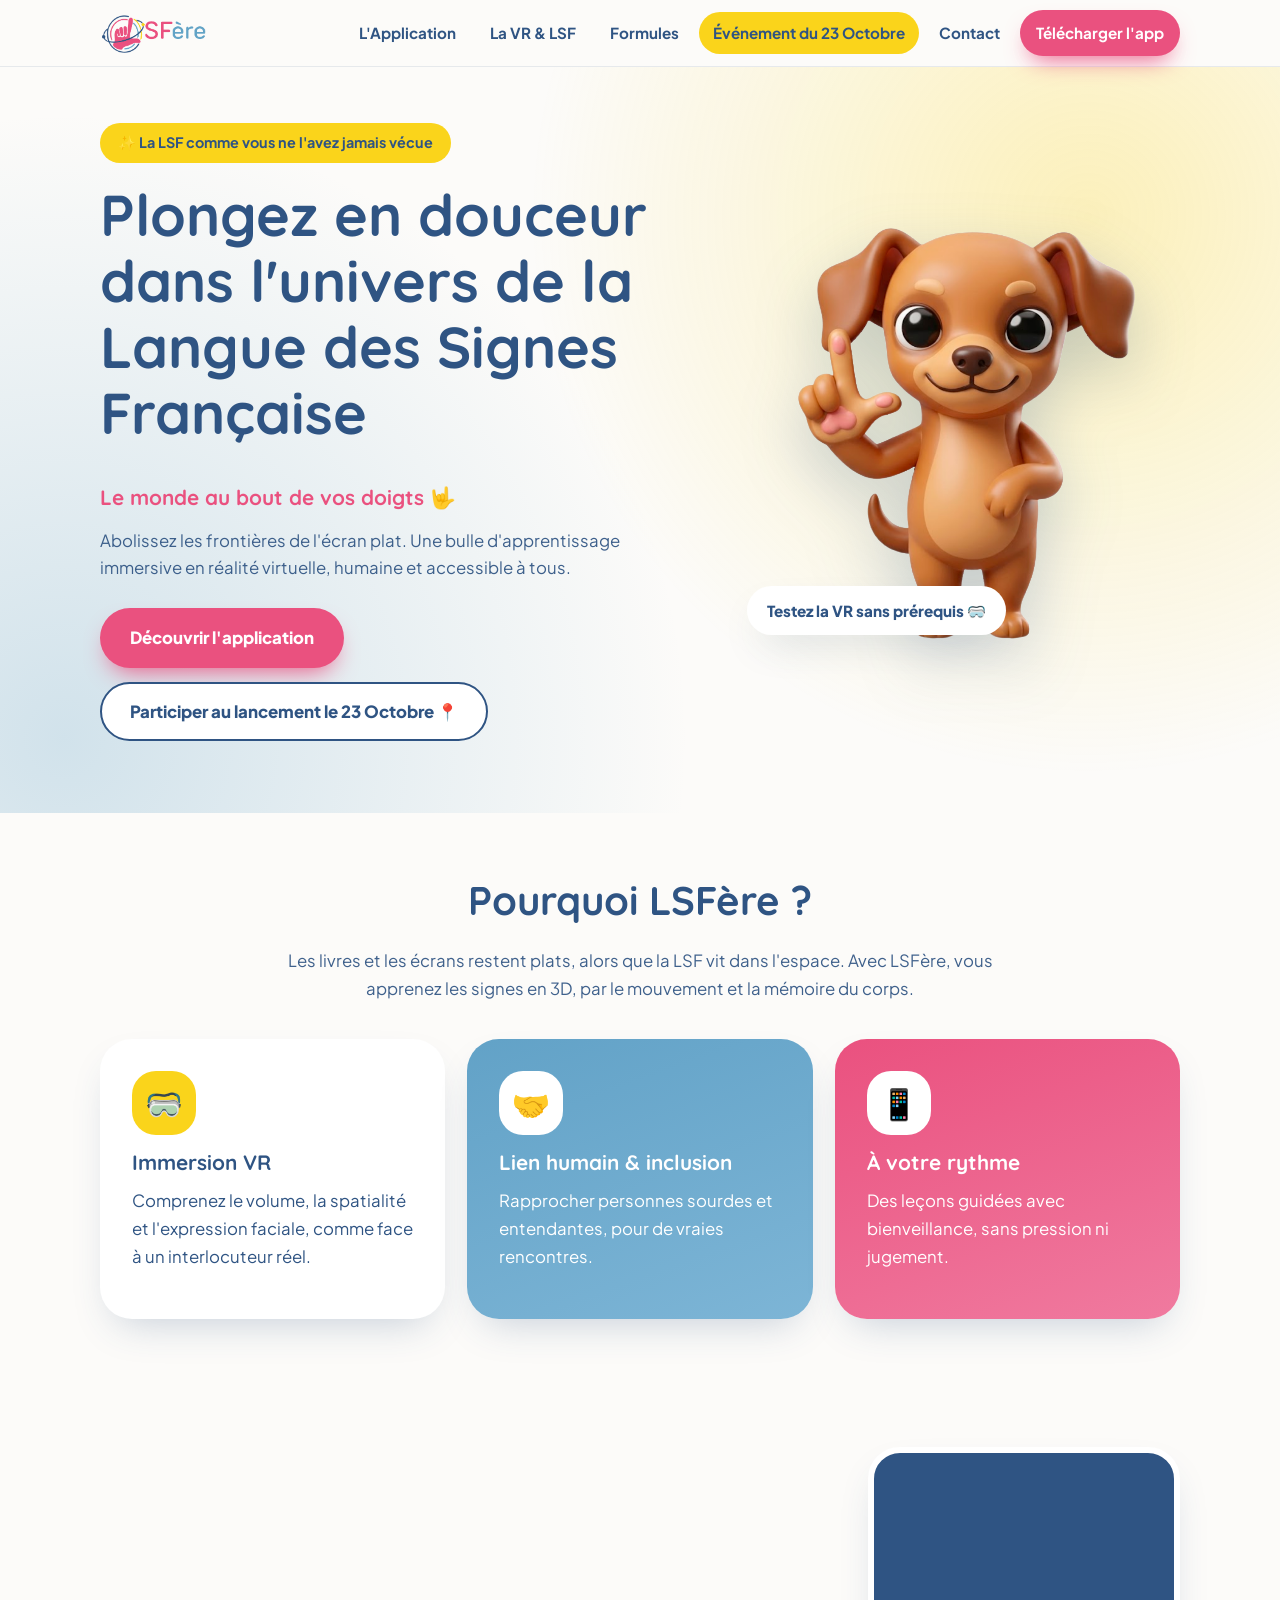
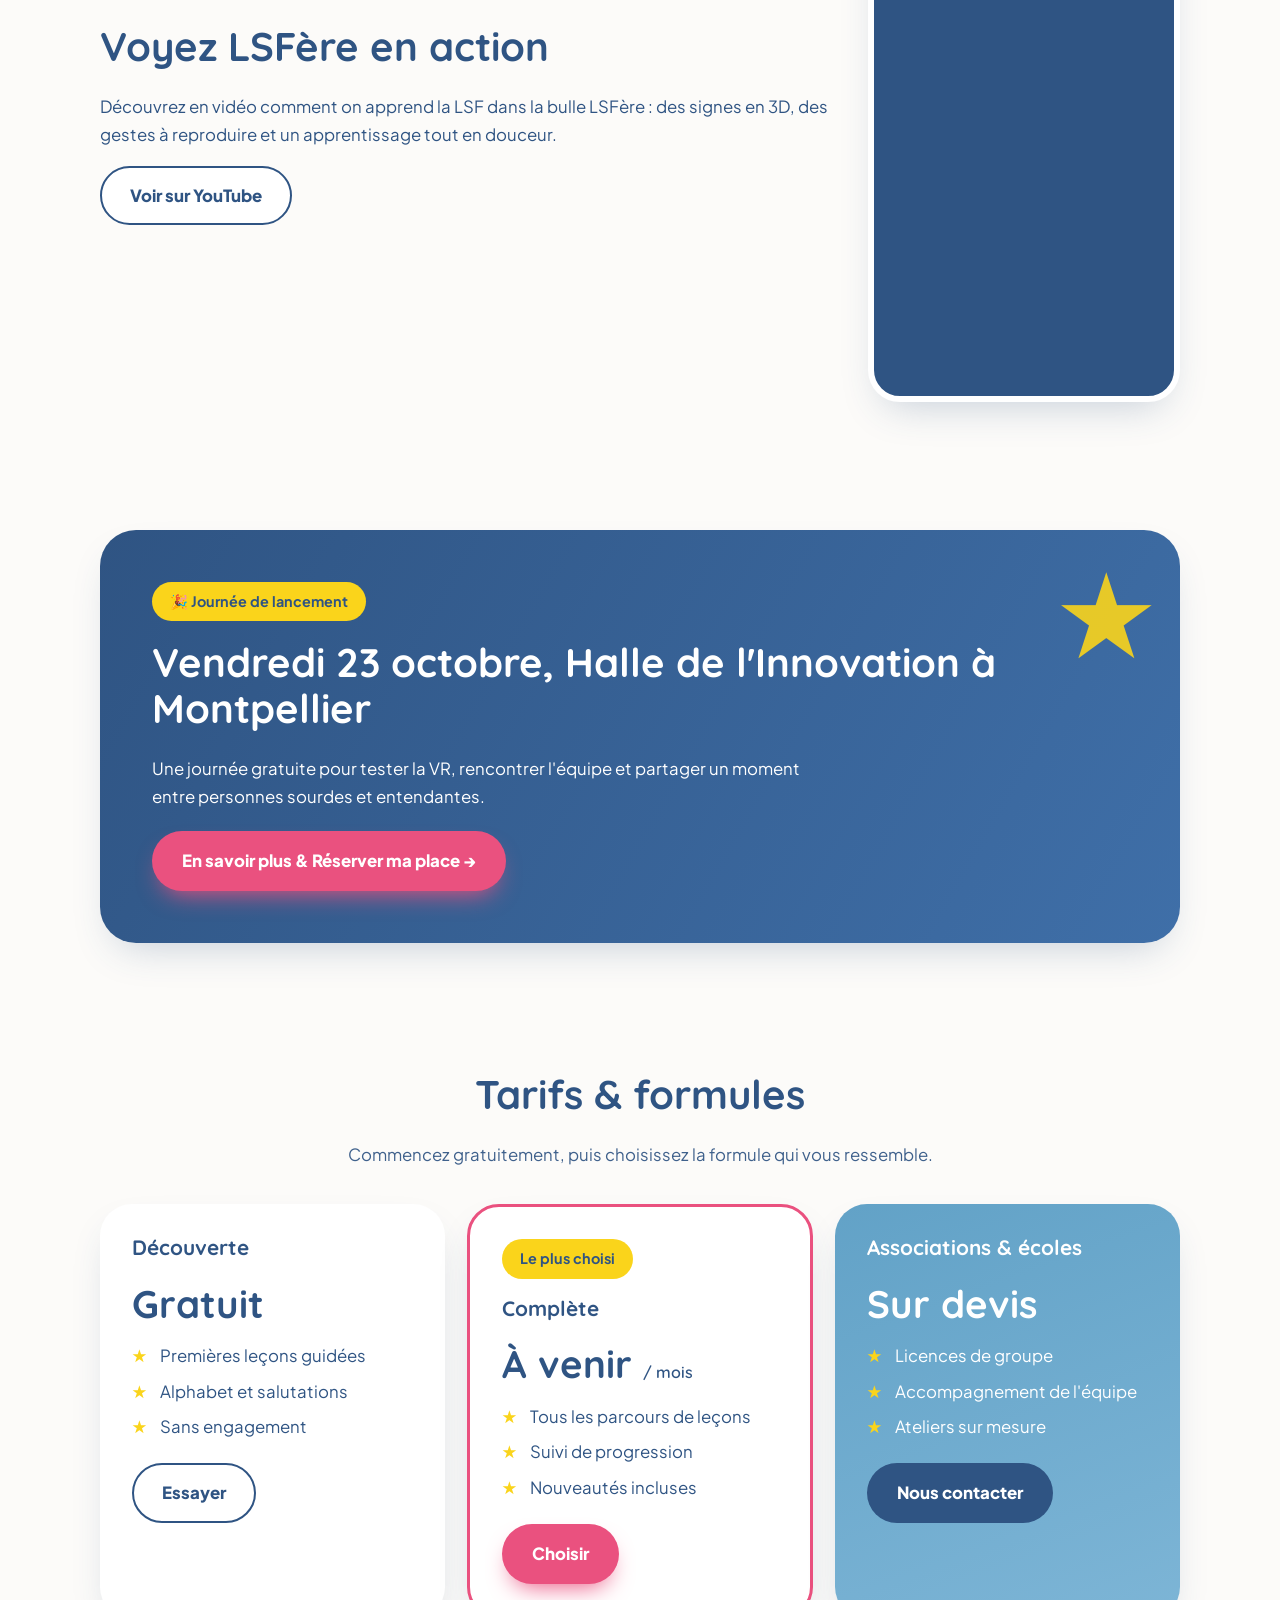
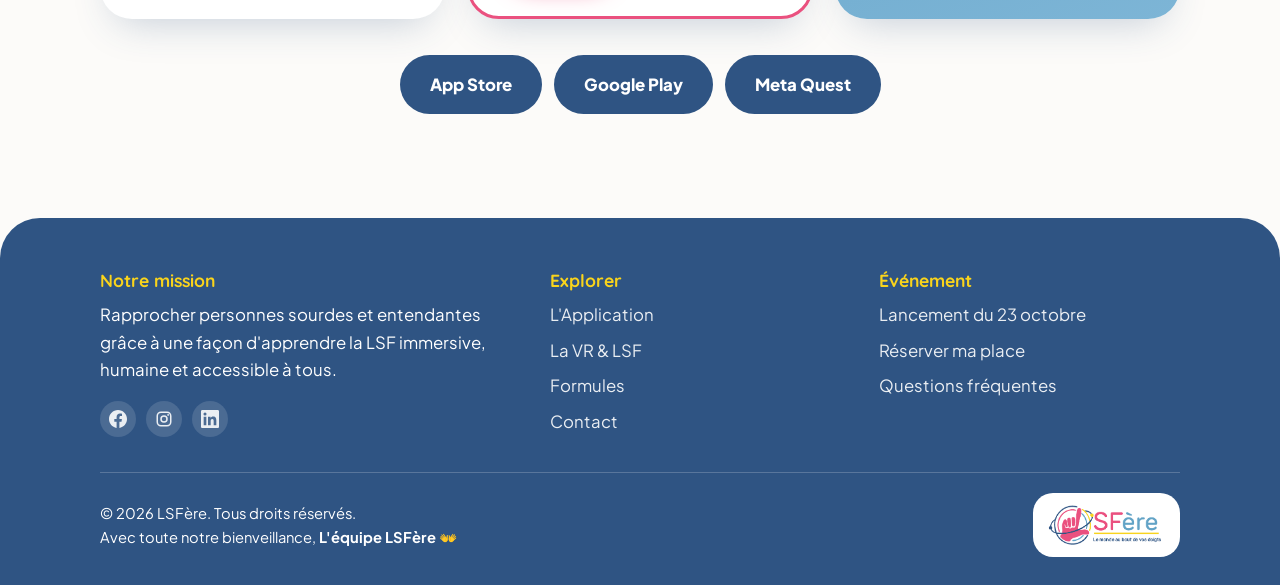
<file: index.html>
<!DOCTYPE html>
<html lang="fr">
<head>
  <meta charset="UTF-8">
  <meta name="viewport" content="width=device-width, initial-scale=1">
  <title>LSFère – Apprendre la LSF en réalité virtuelle</title>
  <meta name="description" content="LSFère, l'application d'apprentissage de la Langue des Signes Française en réalité virtuelle.">
  <link rel="icon" type="image/png" href="favicon.png">
  <link rel="apple-touch-icon" href="favicon.png">
  <link rel="stylesheet" href="style.css">
</head>
<body>
  <a class="skip" href="#contenu">Aller au contenu</a>
  <header class="site-header">
    <nav class="nav" aria-label="Navigation principale">
      <a href="index.html" aria-label="LSFère, accueil"><img src="logo.png" alt="LSFère"></a>
      <input type="checkbox" id="nav-toggle" class="nav-toggle" aria-label="Ouvrir le menu">
      <label for="nav-toggle" class="menu-btn">Menu</label>
      <ul>
        <li><a href="index.html#application">L'Application</a></li>
        <li><a href="index.html#vr">La VR &amp; LSF</a></li>
        <li><a href="index.html#formules">Formules</a></li>
        <li><a class="hl" href="evenement.html">Événement du 23 Octobre</a></li>
        <li><a href="contact.html">Contact</a></li>
        <li><a class="btn btn-rose btn-sm" href="index.html#formules">Télécharger l'app</a></li>
      </ul>
    </nav>
  </header>
  <main id="contenu">
    <section class="hero" id="application">
      <div class="wrap hero-grid">
        <div>
          <span class="badge y">✨ La LSF comme vous ne l'avez jamais vécue</span>
          <h1>Plongez en douceur dans l'univers de la Langue des Signes Française</h1>
          <p class="slogan">Le monde au bout de vos doigts 🤟</p>
          <p class="lead" style="margin-inline:0">Abolissez les frontières de l'écran plat. Une bulle d'apprentissage immersive en réalité virtuelle, humaine et accessible à tous.</p>
          <div class="actions">
            <a class="btn btn-rose" href="#vr">Découvrir l'application</a>
            <a class="btn btn-line" href="evenement.html">Participer au lancement le 23 Octobre 📍</a>
          </div>
        </div>
        <div class="hero-visual">
          <img src="mascotte.png" alt="La mascotte de LSFère salue en langue des signes">
          <span class="float-badge">Testez la VR sans prérequis 🥽</span>
        </div>
      </div>
    </section>

    <section id="vr">
      <div class="wrap">
        <h2 class="center">Pourquoi LSFère ?</h2>
        <p class="lead center">Les livres et les écrans restent plats, alors que la LSF vit dans l'espace. Avec LSFère, vous apprenez les signes en 3D, par le mouvement et la mémoire du corps.</p>
        <div class="grid g3">
          <article class="card"><div class="ico" aria-hidden="true">🥽</div><h3>Immersion VR</h3><p>Comprenez le volume, la spatialité et l'expression faciale, comme face à un interlocuteur réel.</p></article>
          <article class="card blue"><div class="ico" aria-hidden="true">🤝</div><h3>Lien humain &amp; inclusion</h3><p>Rapprocher personnes sourdes et entendantes, pour de vraies rencontres.</p></article>
          <article class="card rose"><div class="ico" aria-hidden="true">📱</div><h3>À votre rythme</h3><p>Des leçons guidées avec bienveillance, sans pression ni jugement.</p></article>
        </div>
      </div>
    </section>

    <section id="video" aria-labelledby="titre-video">
      <div class="wrap video-grid">
        <div>
          <h2 id="titre-video">Voyez LSFère en action</h2>
          <p>Découvrez en vidéo comment on apprend la LSF dans la bulle LSFère : des signes en 3D, des gestes à reproduire et un apprentissage tout en douceur.</p>
          <a class="btn btn-line" href="https://youtube.com/shorts/5JckWO0PRps" target="_blank" rel="noopener">Voir sur YouTube</a>
        </div>
        <div class="video-frame">
          <iframe src="https://www.youtube-nocookie.com/embed/5JckWO0PRps" title="Vidéo de présentation de l'application LSFère" loading="lazy" allow="accelerometer; encrypted-media; gyroscope; picture-in-picture" allowfullscreen></iframe>
        </div>
      </div>
    </section>

    <section>
      <div class="wrap">
        <div class="banner">
          <div>
            <span class="badge y">🎉 Journée de lancement</span>
            <h2>Vendredi 23 octobre, Halle de l'Innovation à Montpellier</h2>
            <p>Une journée gratuite pour tester la VR, rencontrer l'équipe et partager un moment entre personnes sourdes et entendantes.</p>
          </div>
          <div><a class="btn btn-rose" href="evenement.html">En savoir plus &amp; Réserver ma place →</a></div>
        </div>
      </div>
    </section>

    <section id="formules">
      <div class="wrap">
        <h2 class="center">Tarifs &amp; formules</h2>
        <p class="lead center">Commencez gratuitement, puis choisissez la formule qui vous ressemble.</p>
        <div class="grid g3">
          <article class="card">
            <h3>Découverte</h3><p class="price">Gratuit</p>
            <ul><li>Premières leçons guidées</li><li>Alphabet et salutations</li><li>Sans engagement</li></ul>
            <a class="btn btn-line" href="#stores">Essayer</a>
          </article>
          <article class="card pop">
            <span class="badge y">Le plus choisi</span>
            <h3>Complète</h3><p class="price">À venir <small>/ mois</small></p>
            <ul><li>Tous les parcours de leçons</li><li>Suivi de progression</li><li>Nouveautés incluses</li></ul>
            <a class="btn btn-rose" href="#stores">Choisir</a>
          </article>
          <article class="card blue">
            <h3>Associations &amp; écoles</h3><p class="price">Sur devis</p>
            <ul><li>Licences de groupe</li><li>Accompagnement de l'équipe</li><li>Ateliers sur mesure</li></ul>
            <a class="btn btn-nuit" href="evenement.html#inscription">Nous contacter</a>
          </article>
        </div>
        <div class="stores" id="stores">
          <a class="btn btn-nuit" href="#">App Store</a>
          <a class="btn btn-nuit" href="#">Google Play</a>
          <a class="btn btn-nuit" href="#">Meta Quest</a>
        </div>
      </div>
    </section>
  </main>
  <footer class="site-footer">
    <div class="wrap">
      <div class="foot">
        <div>
          <h2>Notre mission</h2>
          <p>Rapprocher personnes sourdes et entendantes grâce à une façon d'apprendre la LSF immersive, humaine et accessible à tous.</p>
          <ul class="social" aria-label="Nos réseaux sociaux">
            <li><a href="#" aria-label="Facebook"><svg viewBox="0 0 24 24" aria-hidden="true"><path fill="currentColor" d="M24 12.073c0-6.627-5.373-12-12-12s-12 5.373-12 12c0 5.99 4.388 10.954 10.125 11.854v-8.385H7.078v-3.47h3.047V9.43c0-3.007 1.792-4.669 4.533-4.669 1.312 0 2.686.235 2.686.235v2.953H15.83c-1.491 0-1.956.925-1.956 1.874v2.25h3.328l-.532 3.47h-2.796v8.385C19.612 23.027 24 18.062 24 12.073z"/></svg></a></li>
            <li><a href="#" aria-label="Instagram"><svg viewBox="0 0 24 24" aria-hidden="true" fill="none" stroke="currentColor" stroke-width="2"><rect x="3" y="3" width="18" height="18" rx="5"/><circle cx="12" cy="12" r="4"/><circle cx="17.5" cy="6.5" r="1.2" fill="currentColor" stroke="none"/></svg></a></li>
            <li><a href="#" aria-label="LinkedIn"><svg viewBox="0 0 24 24" aria-hidden="true"><path fill="currentColor" d="M20.447 20.452h-3.554v-5.569c0-1.328-.027-3.037-1.852-3.037-1.853 0-2.136 1.445-2.136 2.939v5.667H9.351V9h3.414v1.561h.046c.477-.9 1.637-1.85 3.37-1.85 3.601 0 4.267 2.37 4.267 5.455v6.286zM5.337 7.433a2.064 2.064 0 1 1 0-4.128 2.064 2.064 0 0 1 0 4.128zm1.782 13.019H3.555V9h3.564v11.452zM22.225 0H1.771C.792 0 0 .774 0 1.729v20.542C0 23.227.792 24 1.771 24h20.451C23.2 24 24 23.227 24 22.271V1.729C24 .774 23.2 0 22.222 0z"/></svg></a></li>
          </ul>
        </div>
        <div>
          <h2>Explorer</h2>
          <ul>
            <li><a href="index.html#application">L'Application</a></li>
            <li><a href="index.html#vr">La VR &amp; LSF</a></li>
            <li><a href="index.html#formules">Formules</a></li>
            <li><a href="contact.html">Contact</a></li>
          </ul>
        </div>
        <div>
          <h2>Événement</h2>
          <ul>
            <li><a href="evenement.html">Lancement du 23 octobre</a></li>
            <li><a href="evenement.html#inscription">Réserver ma place</a></li>
            <li><a href="evenement.html#faq">Questions fréquentes</a></li>
          </ul>
        </div>
      </div>
      <div class="sign">
        <p>© 2026 LSFère. Tous droits réservés.<br>Avec toute notre bienveillance, <strong>L'équipe LSFère</strong> 👐</p>
        <div class="foot-logo"><img src="full-logo.png" alt="LSFère, le monde au bout de vos doigts"></div>
      </div>
    </div>
  </footer>
</body>
</html>
</file>
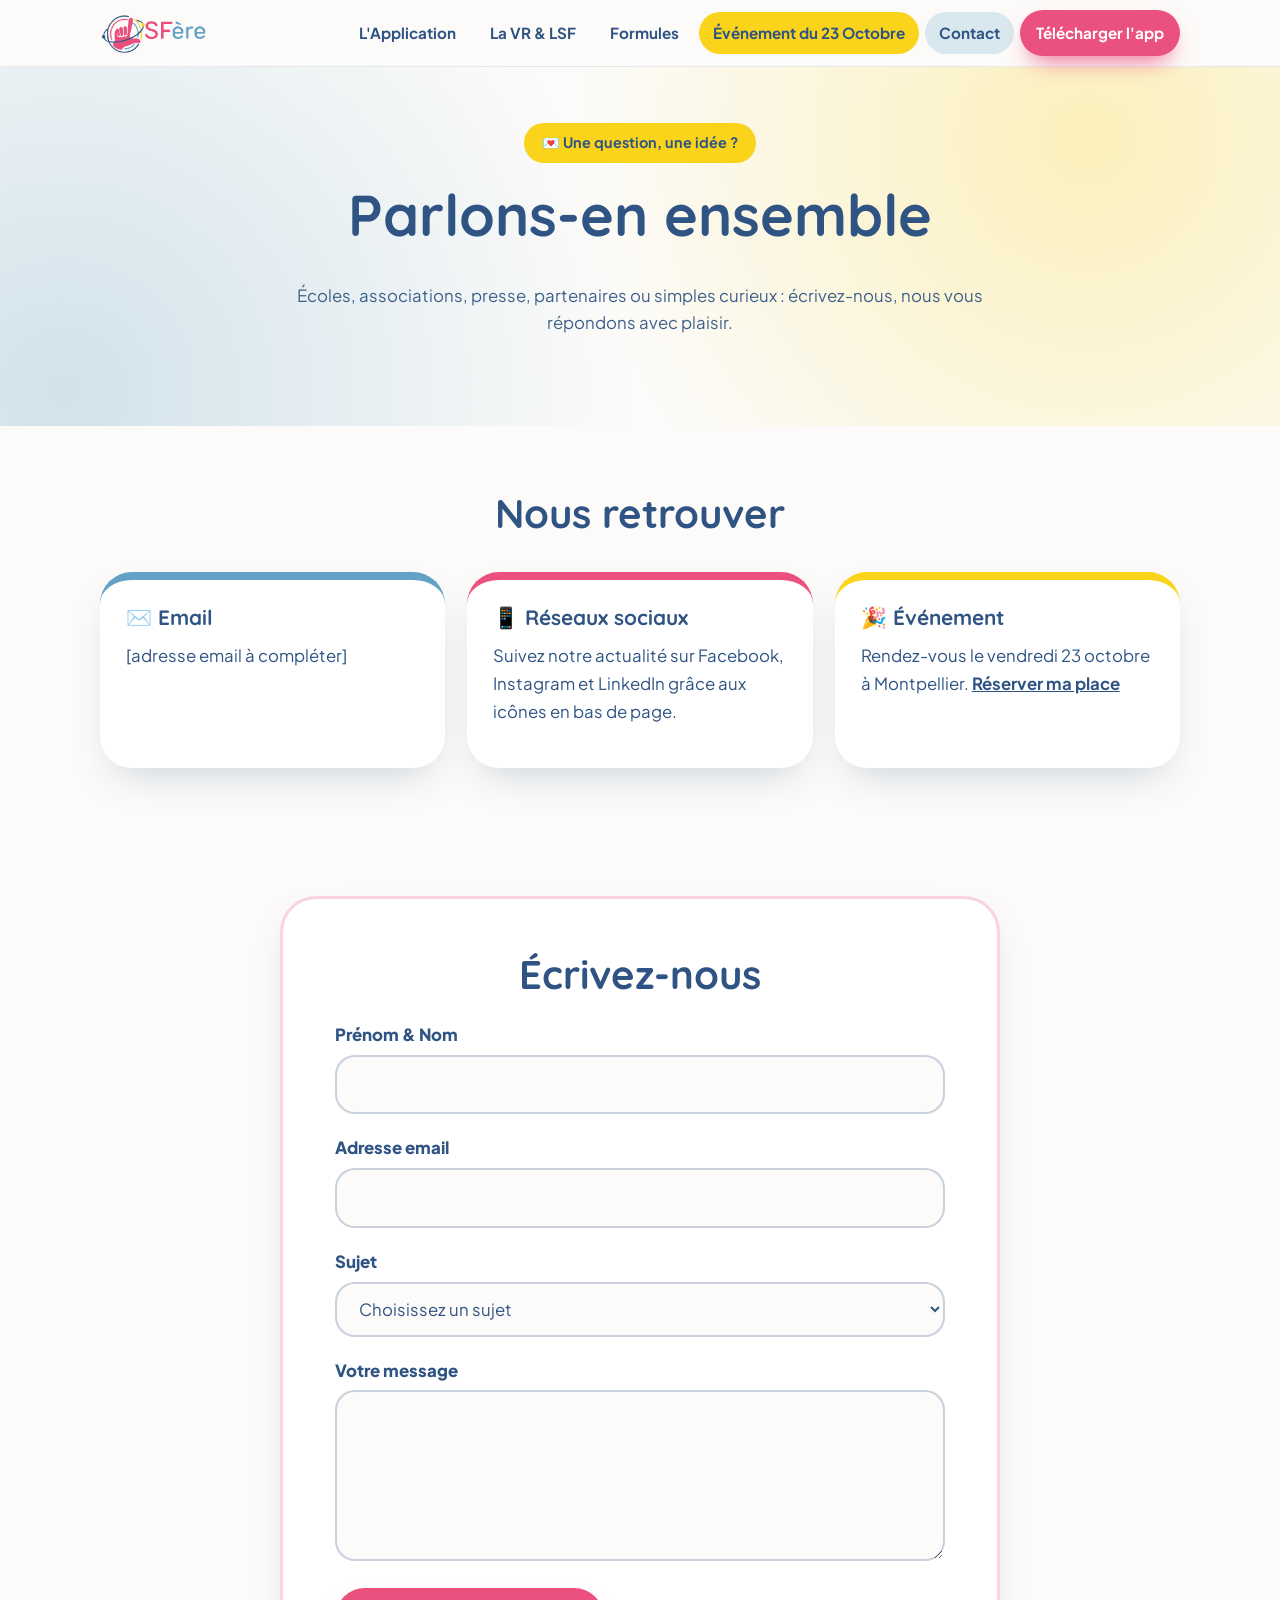
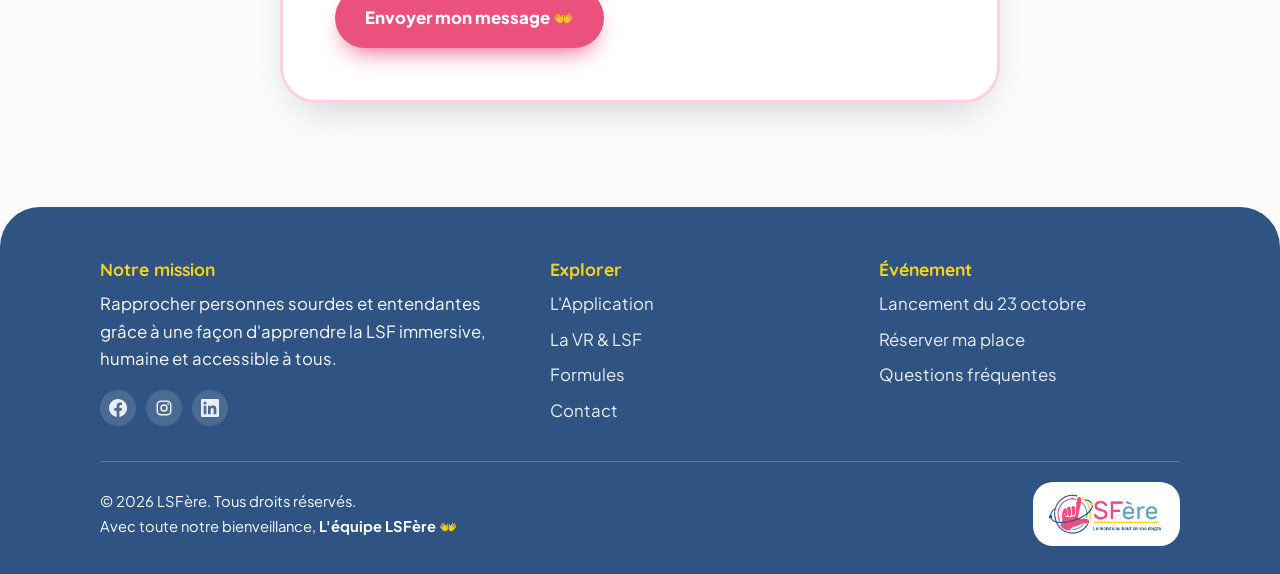
<file: contact.html>
<!DOCTYPE html>
<html lang="fr">
<head>
  <meta charset="UTF-8">
  <meta name="viewport" content="width=device-width, initial-scale=1">
  <title>Contact – LSFère</title>
  <meta name="description" content="Contactez l'équipe LSFère : questions, écoles, associations, presse et partenariats.">
  <link rel="icon" type="image/png" href="favicon.png">
  <link rel="apple-touch-icon" href="favicon.png">
  <link rel="stylesheet" href="style.css">
</head>
<body>
  <a class="skip" href="#contenu">Aller au contenu</a>
  <header class="site-header">
    <nav class="nav" aria-label="Navigation principale">
      <a href="index.html" aria-label="LSFère, accueil"><img src="logo.png" alt="LSFère"></a>
      <input type="checkbox" id="nav-toggle" class="nav-toggle" aria-label="Ouvrir le menu">
      <label for="nav-toggle" class="menu-btn">Menu</label>
      <ul>
        <li><a href="index.html#application">L'Application</a></li>
        <li><a href="index.html#vr">La VR &amp; LSF</a></li>
        <li><a href="index.html#formules">Formules</a></li>
        <li><a class="hl" href="evenement.html">Événement du 23 Octobre</a></li>
        <li><a href="contact.html" aria-current="page">Contact</a></li>
        <li><a class="btn btn-rose btn-sm" href="index.html#formules">Télécharger l'app</a></li>
      </ul>
    </nav>
  </header>
  <main id="contenu">
    <section class="hero center">
      <div class="wrap">
        <span class="badge y">💌 Une question, une idée ?</span>
        <h1>Parlons-en ensemble</h1>
        <p class="lead">Écoles, associations, presse, partenaires ou simples curieux : écrivez-nous, nous vous répondons avec plaisir.</p>
      </div>
    </section>

    <section aria-labelledby="coord">
      <div class="wrap">
        <h2 id="coord" class="center">Nous retrouver</h2>
        <div class="grid g3">
          <article class="info"><h3>✉️ Email</h3><p>[adresse email à compléter]</p></article>
          <article class="info"><h3>📱 Réseaux sociaux</h3><p>Suivez notre actualité sur Facebook, Instagram et LinkedIn grâce aux icônes en bas de page.</p></article>
          <article class="info"><h3>🎉 Événement</h3><p>Rendez-vous le vendredi 23 octobre à Montpellier. <a href="evenement.html#inscription"><strong>Réserver ma place</strong></a></p></article>
        </div>
      </div>
    </section>

    <section aria-labelledby="titre-contact">
      <div class="wrap">
        <div class="form-card">
          <h2 id="titre-contact" class="center">Écrivez-nous</h2>
          <form id="contact">
            <label for="nom">Prénom &amp; Nom</label>
            <input type="text" id="nom" name="nom" autocomplete="name" required>
            <label for="email">Adresse email</label>
            <input type="email" id="email" name="email" autocomplete="email" required>
            <label for="sujet">Sujet</label>
            <select id="sujet" name="sujet" required>
              <option value="">Choisissez un sujet</option>
              <option>Question sur l'application</option>
              <option>École ou association</option>
              <option>Presse</option>
              <option>Partenariat</option>
              <option>Autre</option>
            </select>
            <label for="message">Votre message</label>
            <textarea id="message" name="message" rows="5" required></textarea>
            <button class="btn btn-rose" type="submit">Envoyer mon message 👐</button>
            <p class="msg" id="ok" role="status">Merci ! Votre message est bien envoyé. Nous vous répondons très vite.</p>
          </form>
        </div>
      </div>
    </section>
  </main>
  <script>
    document.getElementById('contact').addEventListener('submit', function (e) {
      e.preventDefault();
      /* GitHub Pages n'a pas de serveur : branchez ici un service (Formspree, Netlify Forms…) */
      document.getElementById('ok').classList.add('show');
      this.reset();
    });
  </script>
  <footer class="site-footer">
    <div class="wrap">
      <div class="foot">
        <div>
          <h2>Notre mission</h2>
          <p>Rapprocher personnes sourdes et entendantes grâce à une façon d'apprendre la LSF immersive, humaine et accessible à tous.</p>
          <ul class="social" aria-label="Nos réseaux sociaux">
            <li><a href="#" aria-label="Facebook"><svg viewBox="0 0 24 24" aria-hidden="true"><path fill="currentColor" d="M24 12.073c0-6.627-5.373-12-12-12s-12 5.373-12 12c0 5.99 4.388 10.954 10.125 11.854v-8.385H7.078v-3.47h3.047V9.43c0-3.007 1.792-4.669 4.533-4.669 1.312 0 2.686.235 2.686.235v2.953H15.83c-1.491 0-1.956.925-1.956 1.874v2.25h3.328l-.532 3.47h-2.796v8.385C19.612 23.027 24 18.062 24 12.073z"/></svg></a></li>
            <li><a href="#" aria-label="Instagram"><svg viewBox="0 0 24 24" aria-hidden="true" fill="none" stroke="currentColor" stroke-width="2"><rect x="3" y="3" width="18" height="18" rx="5"/><circle cx="12" cy="12" r="4"/><circle cx="17.5" cy="6.5" r="1.2" fill="currentColor" stroke="none"/></svg></a></li>
            <li><a href="#" aria-label="LinkedIn"><svg viewBox="0 0 24 24" aria-hidden="true"><path fill="currentColor" d="M20.447 20.452h-3.554v-5.569c0-1.328-.027-3.037-1.852-3.037-1.853 0-2.136 1.445-2.136 2.939v5.667H9.351V9h3.414v1.561h.046c.477-.9 1.637-1.85 3.37-1.85 3.601 0 4.267 2.37 4.267 5.455v6.286zM5.337 7.433a2.064 2.064 0 1 1 0-4.128 2.064 2.064 0 0 1 0 4.128zm1.782 13.019H3.555V9h3.564v11.452zM22.225 0H1.771C.792 0 0 .774 0 1.729v20.542C0 23.227.792 24 1.771 24h20.451C23.2 24 24 23.227 24 22.271V1.729C24 .774 23.2 0 22.222 0z"/></svg></a></li>
          </ul>
        </div>
        <div>
          <h2>Explorer</h2>
          <ul>
            <li><a href="index.html#application">L'Application</a></li>
            <li><a href="index.html#vr">La VR &amp; LSF</a></li>
            <li><a href="index.html#formules">Formules</a></li>
            <li><a href="contact.html">Contact</a></li>
          </ul>
        </div>
        <div>
          <h2>Événement</h2>
          <ul>
            <li><a href="evenement.html">Lancement du 23 octobre</a></li>
            <li><a href="evenement.html#inscription">Réserver ma place</a></li>
            <li><a href="evenement.html#faq">Questions fréquentes</a></li>
          </ul>
        </div>
      </div>
      <div class="sign">
        <p>© 2026 LSFère. Tous droits réservés.<br>Avec toute notre bienveillance, <strong>L'équipe LSFère</strong> 👐</p>
        <div class="foot-logo"><img src="full-logo.png" alt="LSFère, le monde au bout de vos doigts"></div>
      </div>
    </div>
  </footer>
</body>
</html>
</file>
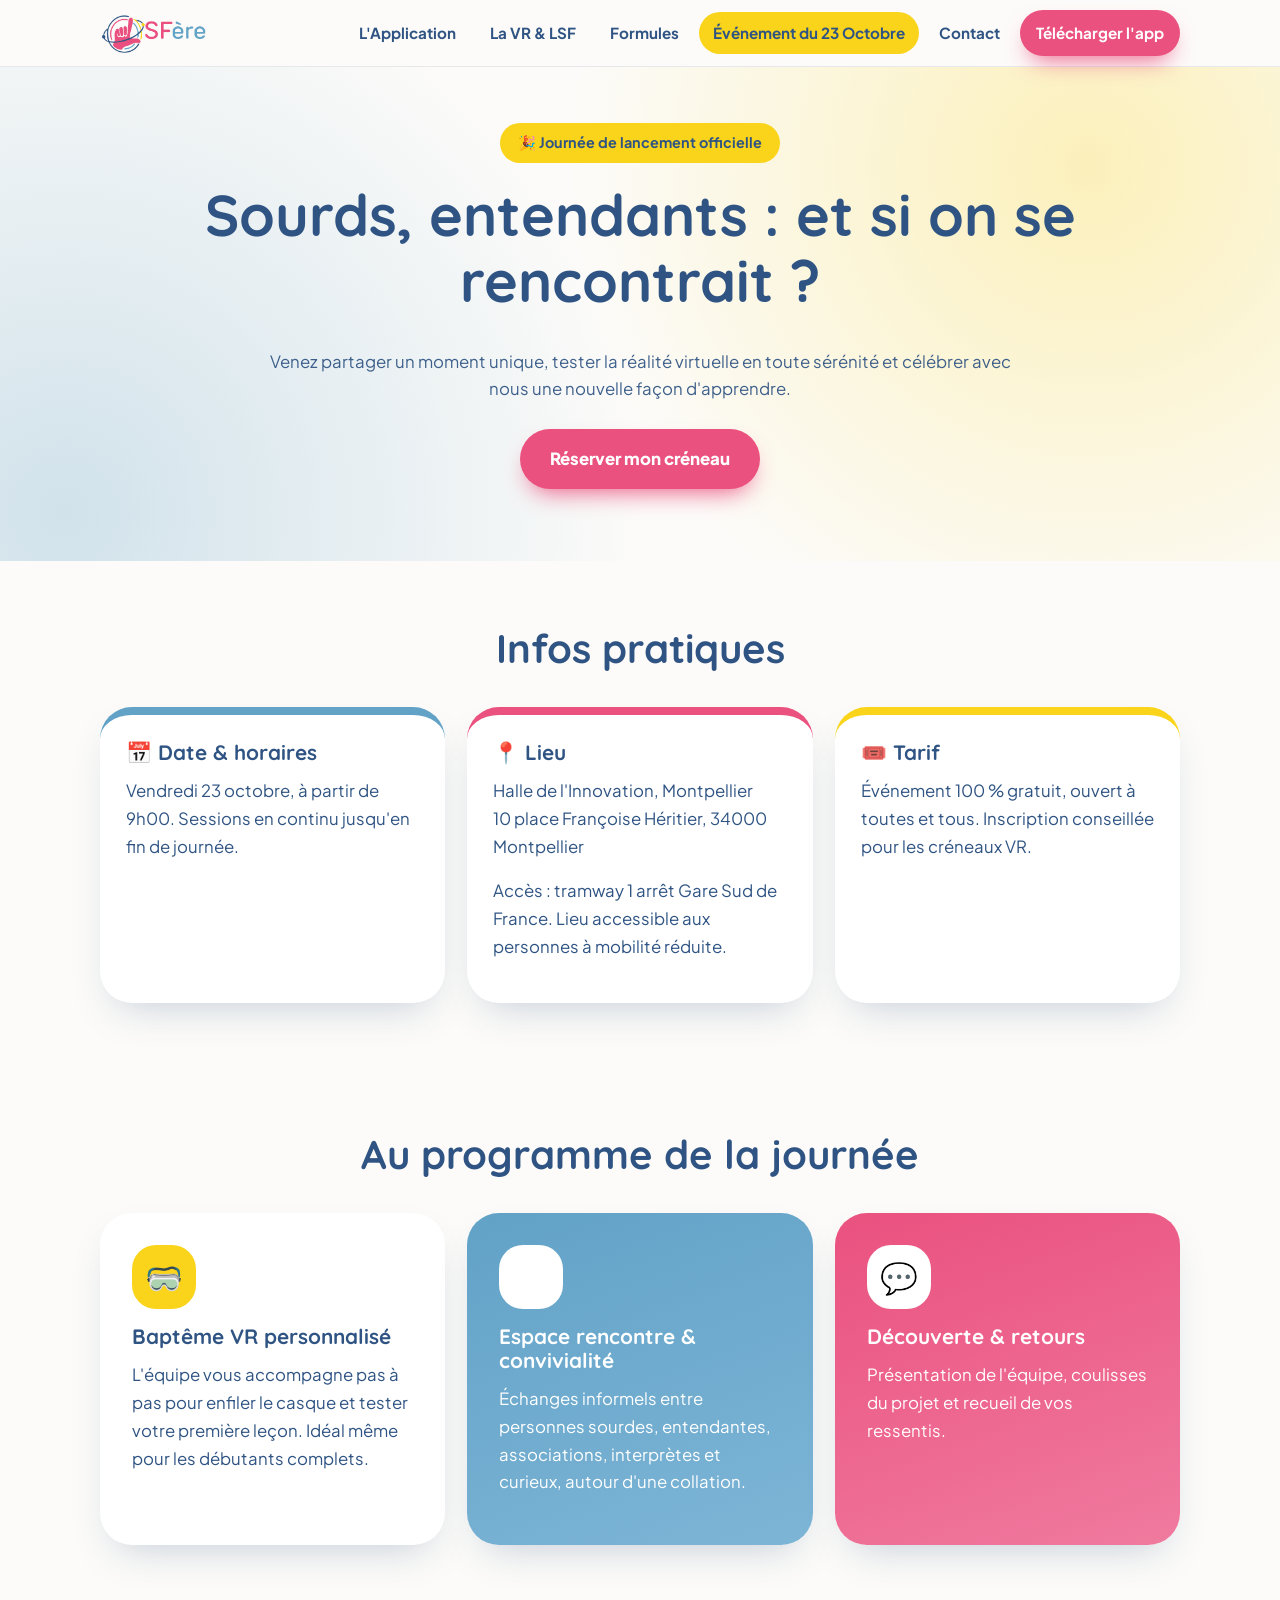
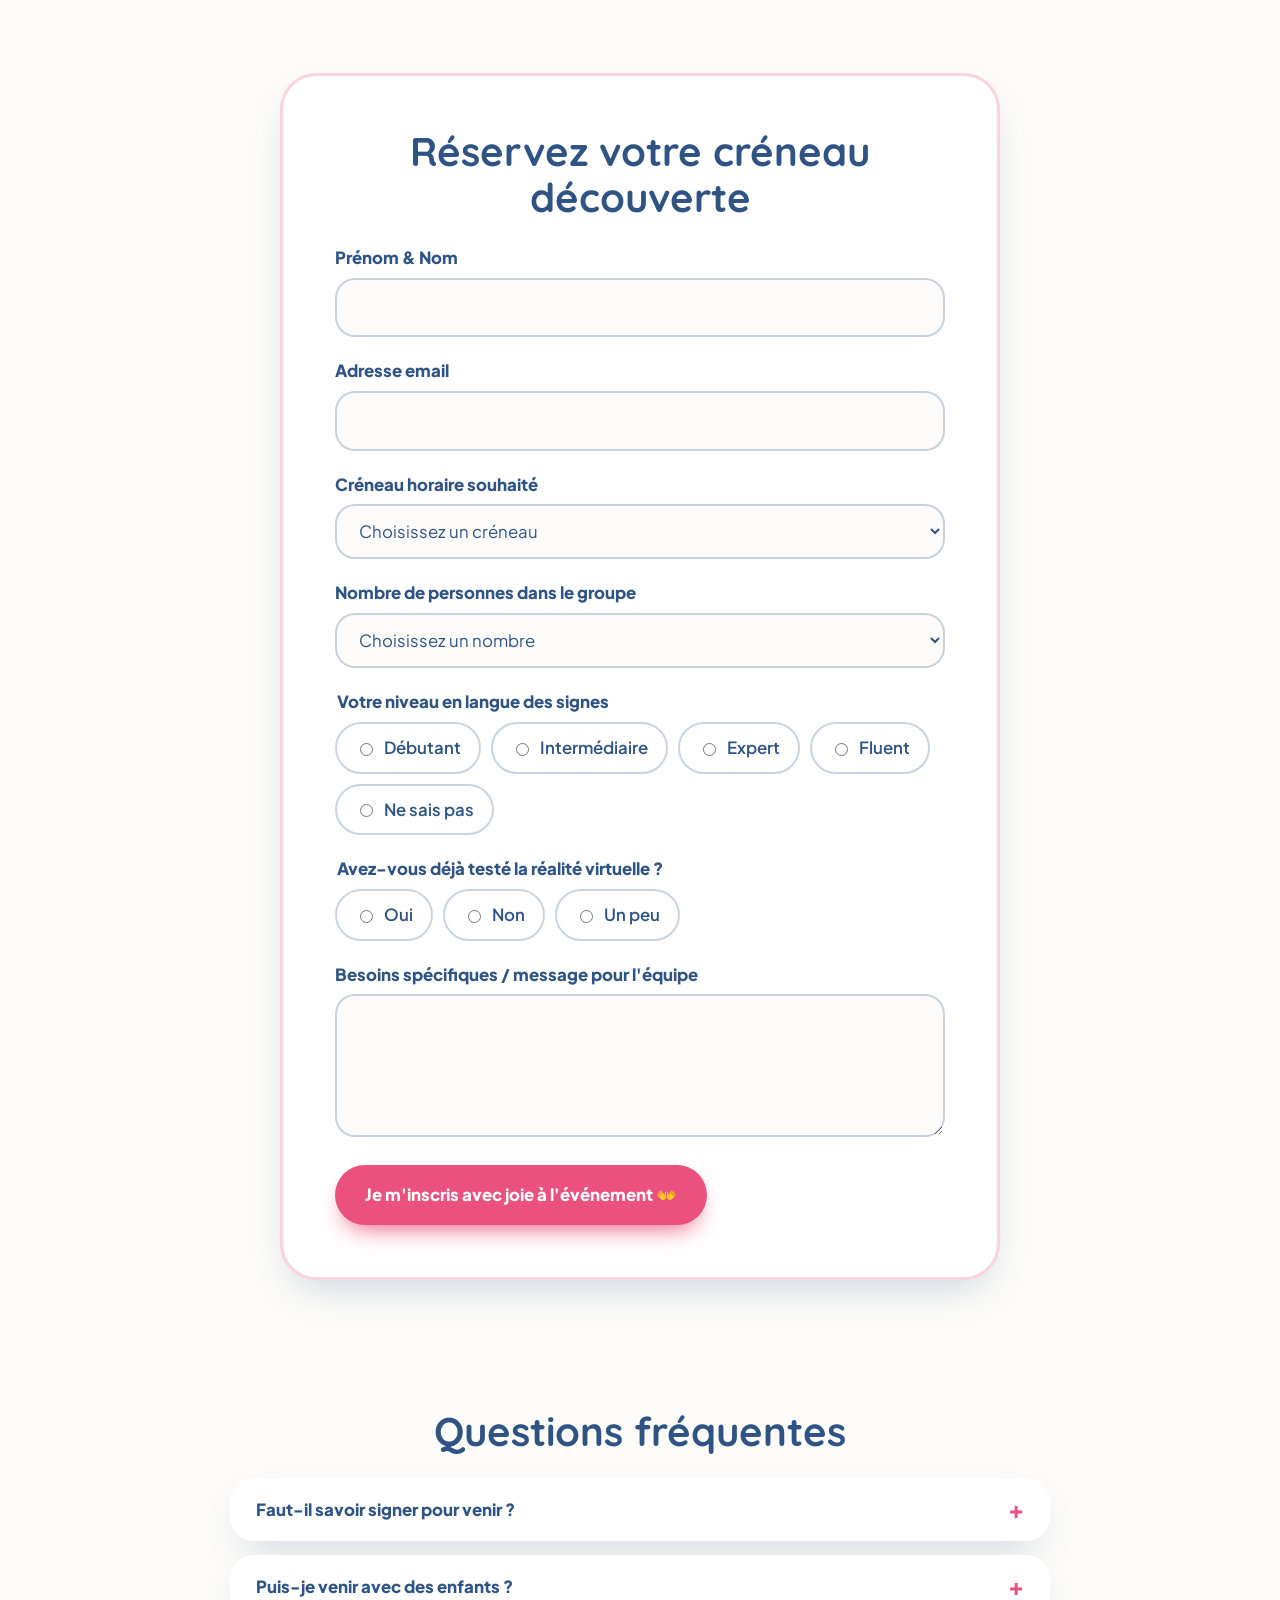
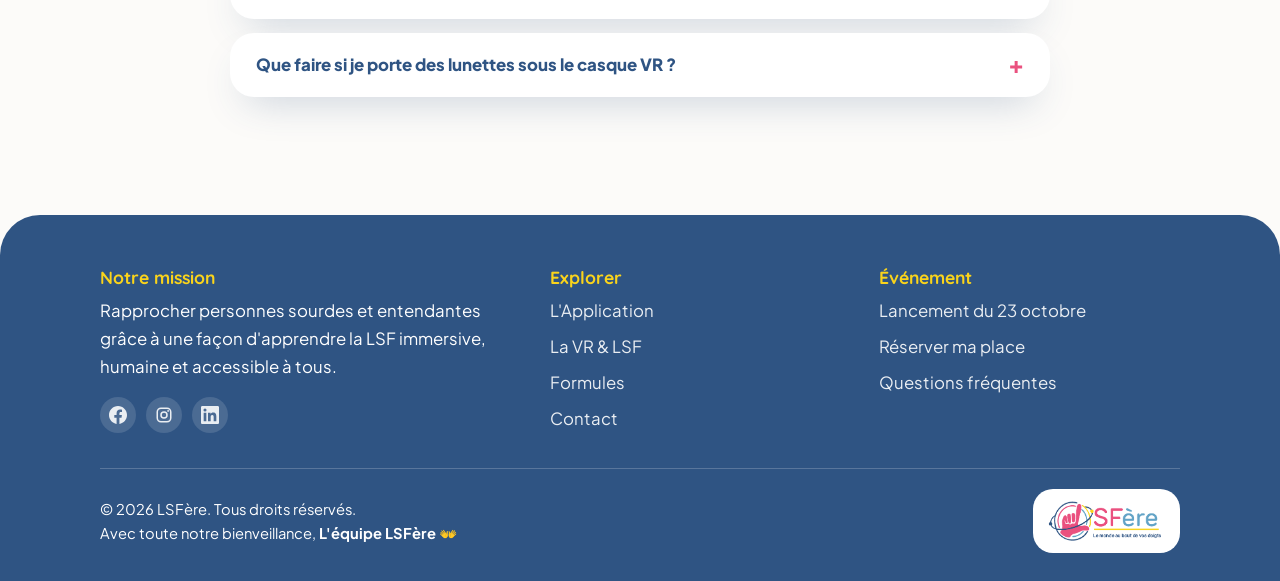
<file: evenement.html>
<!DOCTYPE html>
<html lang="fr">
<head>
  <meta charset="UTF-8">
  <meta name="viewport" content="width=device-width, initial-scale=1">
  <title>Lancement LSFère – 23 octobre à Montpellier</title>
  <meta name="description" content="Journée de lancement officielle de LSFère le vendredi 23 octobre à la Halle de l'Innovation, Montpellier. Gratuit.">
  <link rel="icon" type="image/png" href="favicon.png">
  <link rel="apple-touch-icon" href="favicon.png">
  <link rel="stylesheet" href="style.css">
</head>
<body>
  <a class="skip" href="#contenu">Aller au contenu</a>
  <header class="site-header">
    <nav class="nav" aria-label="Navigation principale">
      <a href="index.html" aria-label="LSFère, accueil"><img src="logo.png" alt="LSFère"></a>
      <input type="checkbox" id="nav-toggle" class="nav-toggle" aria-label="Ouvrir le menu">
      <label for="nav-toggle" class="menu-btn">Menu</label>
      <ul>
        <li><a href="index.html#application">L'Application</a></li>
        <li><a href="index.html#vr">La VR &amp; LSF</a></li>
        <li><a href="index.html#formules">Formules</a></li>
        <li><a class="hl" href="evenement.html" aria-current="page">Événement du 23 Octobre</a></li>
        <li><a href="contact.html">Contact</a></li>
        <li><a class="btn btn-rose btn-sm" href="index.html#formules">Télécharger l'app</a></li>
      </ul>
    </nav>
  </header>
  <main id="contenu">
    <section class="hero center">
      <div class="wrap">
        <span class="badge y">🎉 Journée de lancement officielle</span>
        <h1>Sourds, entendants : et si on se rencontrait ?</h1>
        <p class="lead">Venez partager un moment unique, tester la réalité virtuelle en toute sérénité et célébrer avec nous une nouvelle façon d'apprendre.</p>
        <div class="actions" style="justify-content:center"><a class="btn btn-rose" href="#inscription">Réserver mon créneau</a></div>
      </div>
    </section>

    <section aria-labelledby="infos">
      <div class="wrap">
        <h2 id="infos" class="center">Infos pratiques</h2>
        <div class="grid g3">
          <article class="info"><h3>📅 Date &amp; horaires</h3><p>Vendredi 23 octobre, à partir de 9h00. Sessions en continu jusqu'en fin de journée.</p></article>
          <article class="info"><h3>📍 Lieu</h3>
            <p>Halle de l'Innovation, Montpellier<br>10 place Françoise Héritier, 34000 Montpellier</p>
            <p>Accès : tramway 1 arrêt Gare Sud de France. Lieu accessible aux personnes à mobilité réduite.</p></article>
          <article class="info"><h3>🎟️ Tarif</h3><p>Événement 100 % gratuit, ouvert à toutes et tous. Inscription conseillée pour les créneaux VR.</p></article>
        </div>
      </div>
    </section>

    <section aria-labelledby="programme">
      <div class="wrap">
        <h2 id="programme" class="center">Au programme de la journée</h2>
        <div class="grid g3">
          <article class="card"><div class="ico" aria-hidden="true">🥽</div><h3>Baptême VR personnalisé</h3><p>L'équipe vous accompagne pas à pas pour enfiler le casque et tester votre première leçon. Idéal même pour les débutants complets.</p></article>
          <article class="card blue"><div class="ico" aria-hidden="true">☕</div><h3>Espace rencontre &amp; convivialité</h3><p>Échanges informels entre personnes sourdes, entendantes, associations, interprètes et curieux, autour d'une collation.</p></article>
          <article class="card rose"><div class="ico" aria-hidden="true">💬</div><h3>Découverte &amp; retours</h3><p>Présentation de l'équipe, coulisses du projet et recueil de vos ressentis.</p></article>
        </div>
      </div>
    </section>

    <section id="inscription" aria-labelledby="titre-form">
      <div class="wrap">
        <div class="form-card">
          <h2 id="titre-form" class="center">Réservez votre créneau découverte</h2>
          <form id="resa">
            <label for="nom">Prénom &amp; Nom</label>
            <input type="text" id="nom" name="nom" autocomplete="name" required>
            <label for="email">Adresse email</label>
            <input type="email" id="email" name="email" autocomplete="email" required>
            <label for="creneau">Créneau horaire souhaité</label>
            <select id="creneau" name="creneau" required>
              <option value="">Choisissez un créneau</option>
              <option>9h – 11h</option><option>11h – 13h</option><option>14h – 16h</option><option>16h – 18h</option>
            </select>
            <label for="groupe">Nombre de personnes dans le groupe</label>
            <select id="groupe" name="groupe" required>
              <option value="">Choisissez un nombre</option>
              <option value="1">1 personne</option><option value="2">2 personnes</option><option value="3">3 personnes</option><option value="4">4 personnes</option>
            </select>
            <fieldset>
              <legend>Votre niveau en langue des signes</legend>
              <div class="radios">
                <label><input type="radio" name="niveau" value="débutant" required> Débutant</label>
                <label><input type="radio" name="niveau" value="intermédiaire"> Intermédiaire</label>
                <label><input type="radio" name="niveau" value="expert"> Expert</label>
                <label><input type="radio" name="niveau" value="fluent"> Fluent</label>
                <label><input type="radio" name="niveau" value="ne sais pas"> Ne sais pas</label>
              </div>
            </fieldset>
            <fieldset>
              <legend>Avez-vous déjà testé la réalité virtuelle ?</legend>
              <div class="radios">
                <label><input type="radio" name="vr" value="oui" required> Oui</label>
                <label><input type="radio" name="vr" value="non"> Non</label>
                <label><input type="radio" name="vr" value="un peu"> Un peu</label>
              </div>
            </fieldset>
            <label for="message">Besoins spécifiques / message pour l'équipe</label>
            <textarea id="message" name="message" rows="4"></textarea>
            <button class="btn btn-rose" type="submit">Je m'inscris avec joie à l'événement 👐</button>
            <p class="msg" id="ok" role="status">Merci ! Votre demande est bien enregistrée. À très vite à Montpellier !</p>
          </form>
        </div>
      </div>
    </section>

    <section id="faq" aria-labelledby="titre-faq">
      <div class="wrap">
        <h2 id="titre-faq" class="center">Questions fréquentes</h2>
        <details><summary>Faut-il savoir signer pour venir ?</summary><p>Non. Des personnes de l'équipe et des interprètes seront présents, et la journée est pensée pour les débutants complets.</p></details>
        <details><summary>Puis-je venir avec des enfants ?</summary><p>Oui, les enfants sont les bienvenus. Pour l'essai du casque VR, un âge minimum peut s'appliquer : précisez-nous leur âge dans le message d'inscription.</p></details>
        <details><summary>Que faire si je porte des lunettes sous le casque VR ?</summary><p>Pas d'inquiétude : le casque s'ajuste en général par-dessus la plupart des lunettes, et l'équipe vous aide à trouver le réglage le plus confortable.</p></details>
      </div>
    </section>
  </main>
  <script>
    document.getElementById('resa').addEventListener('submit', function (e) {
      e.preventDefault();
      /* GitHub Pages n'a pas de serveur : branchez ici un service (Formspree, Netlify Forms…) */
      document.getElementById('ok').classList.add('show');
      this.reset();
    });
  </script>
  <footer class="site-footer">
    <div class="wrap">
      <div class="foot">
        <div>
          <h2>Notre mission</h2>
          <p>Rapprocher personnes sourdes et entendantes grâce à une façon d'apprendre la LSF immersive, humaine et accessible à tous.</p>
          <ul class="social" aria-label="Nos réseaux sociaux">
            <li><a href="#" aria-label="Facebook"><svg viewBox="0 0 24 24" aria-hidden="true"><path fill="currentColor" d="M24 12.073c0-6.627-5.373-12-12-12s-12 5.373-12 12c0 5.99 4.388 10.954 10.125 11.854v-8.385H7.078v-3.47h3.047V9.43c0-3.007 1.792-4.669 4.533-4.669 1.312 0 2.686.235 2.686.235v2.953H15.83c-1.491 0-1.956.925-1.956 1.874v2.25h3.328l-.532 3.47h-2.796v8.385C19.612 23.027 24 18.062 24 12.073z"/></svg></a></li>
            <li><a href="#" aria-label="Instagram"><svg viewBox="0 0 24 24" aria-hidden="true" fill="none" stroke="currentColor" stroke-width="2"><rect x="3" y="3" width="18" height="18" rx="5"/><circle cx="12" cy="12" r="4"/><circle cx="17.5" cy="6.5" r="1.2" fill="currentColor" stroke="none"/></svg></a></li>
            <li><a href="#" aria-label="LinkedIn"><svg viewBox="0 0 24 24" aria-hidden="true"><path fill="currentColor" d="M20.447 20.452h-3.554v-5.569c0-1.328-.027-3.037-1.852-3.037-1.853 0-2.136 1.445-2.136 2.939v5.667H9.351V9h3.414v1.561h.046c.477-.9 1.637-1.85 3.37-1.85 3.601 0 4.267 2.37 4.267 5.455v6.286zM5.337 7.433a2.064 2.064 0 1 1 0-4.128 2.064 2.064 0 0 1 0 4.128zm1.782 13.019H3.555V9h3.564v11.452zM22.225 0H1.771C.792 0 0 .774 0 1.729v20.542C0 23.227.792 24 1.771 24h20.451C23.2 24 24 23.227 24 22.271V1.729C24 .774 23.2 0 22.222 0z"/></svg></a></li>
          </ul>
        </div>
        <div>
          <h2>Explorer</h2>
          <ul>
            <li><a href="index.html#application">L'Application</a></li>
            <li><a href="index.html#vr">La VR &amp; LSF</a></li>
            <li><a href="index.html#formules">Formules</a></li>
            <li><a href="contact.html">Contact</a></li>
          </ul>
        </div>
        <div>
          <h2>Événement</h2>
          <ul>
            <li><a href="evenement.html">Lancement du 23 octobre</a></li>
            <li><a href="evenement.html#inscription">Réserver ma place</a></li>
            <li><a href="evenement.html#faq">Questions fréquentes</a></li>
          </ul>
        </div>
      </div>
      <div class="sign">
        <p>© 2026 LSFère. Tous droits réservés.<br>Avec toute notre bienveillance, <strong>L'équipe LSFère</strong> 👐</p>
        <div class="foot-logo"><img src="full-logo.png" alt="LSFère, le monde au bout de vos doigts"></div>
      </div>
    </div>
  </footer>
</body>
</html>
</file>
<file: style.css>
@import url('https://fonts.googleapis.com/css2?family=Quicksand:wght@500;600;700&family=Plus+Jakarta+Sans:wght@400;500;700;800&display=swap');
:root{--rose:#ea517f;--rose-d:#c93a66;--ciel:#62a2c7;--jaune:#fad41b;--nuit:#2f5483;--fond:#fcfbf9;--blanc:#fff;
--r-card:32px;--r-pill:50px;--shadow:0 18px 40px -16px rgba(47,84,131,.28);--max:1120px}
*{box-sizing:border-box}
html{scroll-behavior:smooth}
body{margin:0;font-family:'Plus Jakarta Sans',system-ui,sans-serif;color:var(--nuit);background:var(--fond);line-height:1.65;font-size:1.05rem}
h1,h2,h3{font-family:'Quicksand',sans-serif;line-height:1.15;margin:0 0 .6em;font-weight:700}
h1{font-size:clamp(2.1rem,6vw,3.6rem)}h2{font-size:clamp(1.7rem,4vw,2.5rem)}h3{font-size:1.3rem}
p{margin:0 0 1em}img{max-width:100%;height:auto}a{color:inherit}
:focus-visible{outline:3px solid var(--jaune);outline-offset:3px;border-radius:8px}
.skip{position:absolute;left:-999px;top:8px;background:var(--nuit);color:#fff;padding:10px 18px;border-radius:var(--r-pill);z-index:100}
.skip:focus{left:8px}
.wrap{max-width:var(--max);margin:0 auto;padding:0 20px}
section{padding:64px 0}
.center{text-align:center}.lead{max-width:62ch;margin-inline:auto;opacity:.92}
/* header */
.site-header{position:sticky;top:0;z-index:50;background:rgba(252,251,249,.9);backdrop-filter:blur(12px);border-bottom:1px solid rgba(47,84,131,.1)}
.nav{display:flex;align-items:center;justify-content:space-between;gap:12px;padding:10px 20px;max-width:var(--max);margin:0 auto}
.nav img{height:46px;display:block}
.nav-toggle{display:none}
.menu-btn{display:none;cursor:pointer;font-weight:800;padding:8px 16px;border:2px solid var(--nuit);border-radius:var(--r-pill)}
.nav ul{list-style:none;display:flex;align-items:center;gap:6px;margin:0;padding:0}
.nav ul a{white-space:nowrap;text-decoration:none;font-weight:700;font-size:.95rem;padding:8px 14px;border-radius:var(--r-pill);display:inline-block;transition:background .2s}
.nav ul a:hover,.nav ul a[aria-current="page"]{background:rgba(98,162,199,.22)}
.nav ul a.hl{background:var(--jaune);color:var(--nuit)}
.nav ul a.hl:hover{background:#ffe04d}
@media(max-width:1100px){.menu-btn{display:block}
.nav ul{display:none;position:absolute;top:100%;left:0;right:0;flex-direction:column;align-items:stretch;background:var(--fond);padding:14px 20px 20px;box-shadow:var(--shadow)}
.nav-toggle:checked~ul{display:flex}.nav-toggle:focus-visible~.menu-btn{outline:3px solid var(--jaune)}
.nav ul a{display:block;text-align:center}}
/* buttons / badges */
.btn{display:inline-block;text-decoration:none;font-weight:800;padding:14px 28px;border-radius:var(--r-pill);border:2px solid transparent;cursor:pointer;font:inherit;font-weight:800;transition:transform .2s,box-shadow .2s,background .2s}
.btn:hover{transform:translateY(-3px)}
.btn-rose{background:var(--rose);color:#fff;box-shadow:0 12px 24px -10px var(--rose)}
.btn-rose:hover{background:var(--rose-d)}
.btn-line{background:#fff;border-color:var(--nuit);color:var(--nuit)}
.btn-line:hover{background:var(--jaune);border-color:var(--jaune)}
.btn-nuit{background:var(--nuit);color:#fff}
.btn-sm{padding:10px 20px;font-size:.92rem}
.badge{display:inline-block;background:rgba(98,162,199,.2);color:var(--nuit);font-weight:700;font-size:.9rem;padding:8px 18px;border-radius:var(--r-pill);margin-bottom:18px}
.badge.y{background:var(--jaune)}
.actions{display:flex;flex-wrap:wrap;gap:14px;margin-top:26px}
/* hero */
.hero{background:radial-gradient(circle at 85% 20%,rgba(250,212,27,.28),transparent 45%),radial-gradient(circle at 5% 90%,rgba(98,162,199,.28),transparent 45%);padding:56px 0 72px}
.hero-grid{display:grid;gap:40px;align-items:center}
@media(min-width:900px){.hero-grid{grid-template-columns:1.15fr .85fr}}
.hero-visual{position:relative;text-align:center}
.hero-visual img{width:min(380px,80%);animation:float 5s ease-in-out infinite;filter:drop-shadow(0 24px 30px rgba(47,84,131,.25))}
.float-badge{position:absolute;bottom:8%;left:2%;background:#fff;box-shadow:var(--shadow);padding:12px 20px;border-radius:var(--r-pill);font-weight:800;font-size:.95rem;animation:float 5s ease-in-out -2s infinite}
@keyframes float{50%{transform:translateY(-16px)}}
@media(prefers-reduced-motion:reduce){*{animation:none!important;transition:none!important;scroll-behavior:auto}}
/* cards */
.grid{display:grid;gap:22px;margin-top:36px}
@media(min-width:760px){.grid.g3{grid-template-columns:repeat(3,1fr)}.grid.g2{grid-template-columns:repeat(2,1fr)}}
.card{background:#fff;border-radius:var(--r-card);padding:32px;box-shadow:var(--shadow);transition:transform .25s}
.card:hover{transform:translateY(-6px)}
.card .ico{display:grid;place-items:center;width:64px;height:64px;border-radius:24px;background:var(--jaune);font-size:1.9rem;margin-bottom:16px}
.card.blue{background:linear-gradient(160deg,var(--ciel),#7db5d6);color:#fff}
.card.blue .ico{background:#fff}
.card.rose{background:linear-gradient(160deg,var(--rose),#f07a9f);color:#fff}
.card.rose .ico{background:#fff}
/* banner */
.banner{background:linear-gradient(120deg,var(--nuit),#3f6fa8);color:#fff;border-radius:36px;padding:44px 32px;display:grid;gap:20px;align-items:center;box-shadow:var(--shadow);position:relative;overflow:hidden}
.banner::after{content:"★";position:absolute;right:24px;top:-10px;font-size:7rem;color:var(--jaune);opacity:.9}
@media(min-width:800px){.banner{padding:52px}}
.banner p{max-width:56ch;margin:0}
/* pricing */
.price{font-family:'Quicksand';font-size:2.4rem;font-weight:700;margin:6px 0}
.price small{font-size:1rem;font-weight:600}
.card ul{padding-left:0;list-style:none;margin:0 0 22px}
.card li{padding-left:28px;position:relative;margin-bottom:8px}
.card li::before{content:"★";position:absolute;left:0;color:var(--jaune)}
.card.pop{border:3px solid var(--rose)}
.stores{display:flex;flex-wrap:wrap;gap:12px;justify-content:center;margin-top:36px}
/* info tiles */
.info{background:#fff;border-radius:var(--r-card);padding:26px;box-shadow:var(--shadow);border-top:8px solid var(--ciel)}
.info:nth-child(2){border-color:var(--rose)}.info:nth-child(3){border-color:var(--jaune)}
.info h3{display:flex;gap:10px;align-items:center}
.info dl,.info ul{margin:0;padding:0;list-style:none}
/* steps */
.steps{display:grid;gap:22px;margin-top:36px}
@media(min-width:760px){.steps{grid-template-columns:repeat(3,1fr)}}
.timeline{list-style:none;padding:0;margin:36px auto 0;max-width:720px}
.timeline li{background:#fff;border-radius:24px;padding:18px 24px;margin-bottom:14px;box-shadow:var(--shadow);display:flex;gap:18px;align-items:center}
.timeline b{background:var(--jaune);border-radius:var(--r-pill);padding:4px 14px;white-space:nowrap}
/* form */
.form-card{background:#fff;border-radius:36px;padding:clamp(24px,5vw,52px);box-shadow:var(--shadow);max-width:720px;margin:0 auto;border:3px solid rgba(234,81,127,.25)}
label,legend{display:block;font-weight:800;margin-bottom:6px}
input[type=text],input[type=email],select,textarea{width:100%;font:inherit;color:var(--nuit);padding:14px 18px;border:2px solid rgba(47,84,131,.25);border-radius:20px;background:var(--fond);margin-bottom:20px}
input:focus,select:focus,textarea:focus{outline:3px solid var(--jaune);border-color:var(--nuit)}
fieldset{border:0;padding:0;margin:0 0 20px}
.radios{display:flex;flex-wrap:wrap;gap:10px}
.radios label{display:inline-flex;gap:8px;align-items:center;font-weight:600;padding:10px 18px;border:2px solid rgba(47,84,131,.25);border-radius:var(--r-pill);cursor:pointer;margin:0}
.radios label:has(input:checked){background:var(--ciel);color:#fff;border-color:var(--ciel)}
.radios input{accent-color:var(--rose)}
.msg{display:none;background:var(--jaune);padding:18px 24px;border-radius:24px;font-weight:800;margin-top:20px}
.msg.show{display:block}
/* faq */
details{background:#fff;border-radius:24px;padding:18px 26px;box-shadow:var(--shadow);margin-bottom:14px;max-width:820px;margin-inline:auto}
summary{font-weight:800;cursor:pointer;list-style:none;display:flex;justify-content:space-between;gap:12px}
summary::after{content:"+";color:var(--rose);font-size:1.5rem;line-height:1}
details[open] summary::after{content:"–"}
details p{margin:12px 0 0}
/* footer */
.site-footer{background:var(--nuit);color:#fff;border-radius:40px 40px 0 0;padding:52px 0 28px;margin-top:40px}
.foot{display:grid;gap:28px}
@media(min-width:760px){.foot{grid-template-columns:1.4fr 1fr 1fr}}
.site-footer a{text-decoration:none;opacity:.9}.site-footer a:hover{color:var(--jaune);opacity:1}
.site-footer ul{list-style:none;padding:0;margin:0}.site-footer li{margin-bottom:8px}
.site-footer h2{font-size:1.1rem;color:var(--jaune)}
.sign{border-top:1px solid rgba(255,255,255,.2);margin-top:28px;padding-top:20px;font-size:.92rem}
.slogan{font-family:'Quicksand',sans-serif;font-weight:700;font-size:1.3rem;color:var(--rose);margin:0 0 12px}
.sign{display:flex;flex-wrap:wrap;align-items:center;justify-content:space-between;gap:16px}
.sign p{margin:0}
.foot-logo{background:#fff;border-radius:20px;padding:8px 14px}
.foot-logo img{display:block;height:48px;width:auto}
.site-footer ul.social{display:flex;gap:10px;margin-top:16px}
.social li{margin:0!important}
.social a{display:grid;place-items:center;width:36px;height:36px;border-radius:50%;background:rgba(255,255,255,.15);transition:transform .2s,background .2s}
.social a:hover{background:var(--jaune);color:var(--nuit);transform:translateY(-3px)}
.social svg{width:18px;height:18px}
.sign{flex-wrap:nowrap}
.sign p{flex:1 1 auto}
.foot-logo{flex:0 0 auto;margin-left:auto}
@media(max-width:600px){.foot-logo img{height:34px}.foot-logo{padding:6px 10px}.sign{font-size:.85rem}}
.video-grid{display:grid;gap:36px;align-items:center}
@media(min-width:800px){.video-grid{grid-template-columns:1fr auto}}
.video-frame{width:100%;max-width:320px;aspect-ratio:9/16;border-radius:32px;overflow:hidden;box-shadow:var(--shadow);border:6px solid #fff;background:var(--nuit);margin-inline:auto}
.video-frame iframe{display:block;width:100%;height:100%;border:0}
</file>
